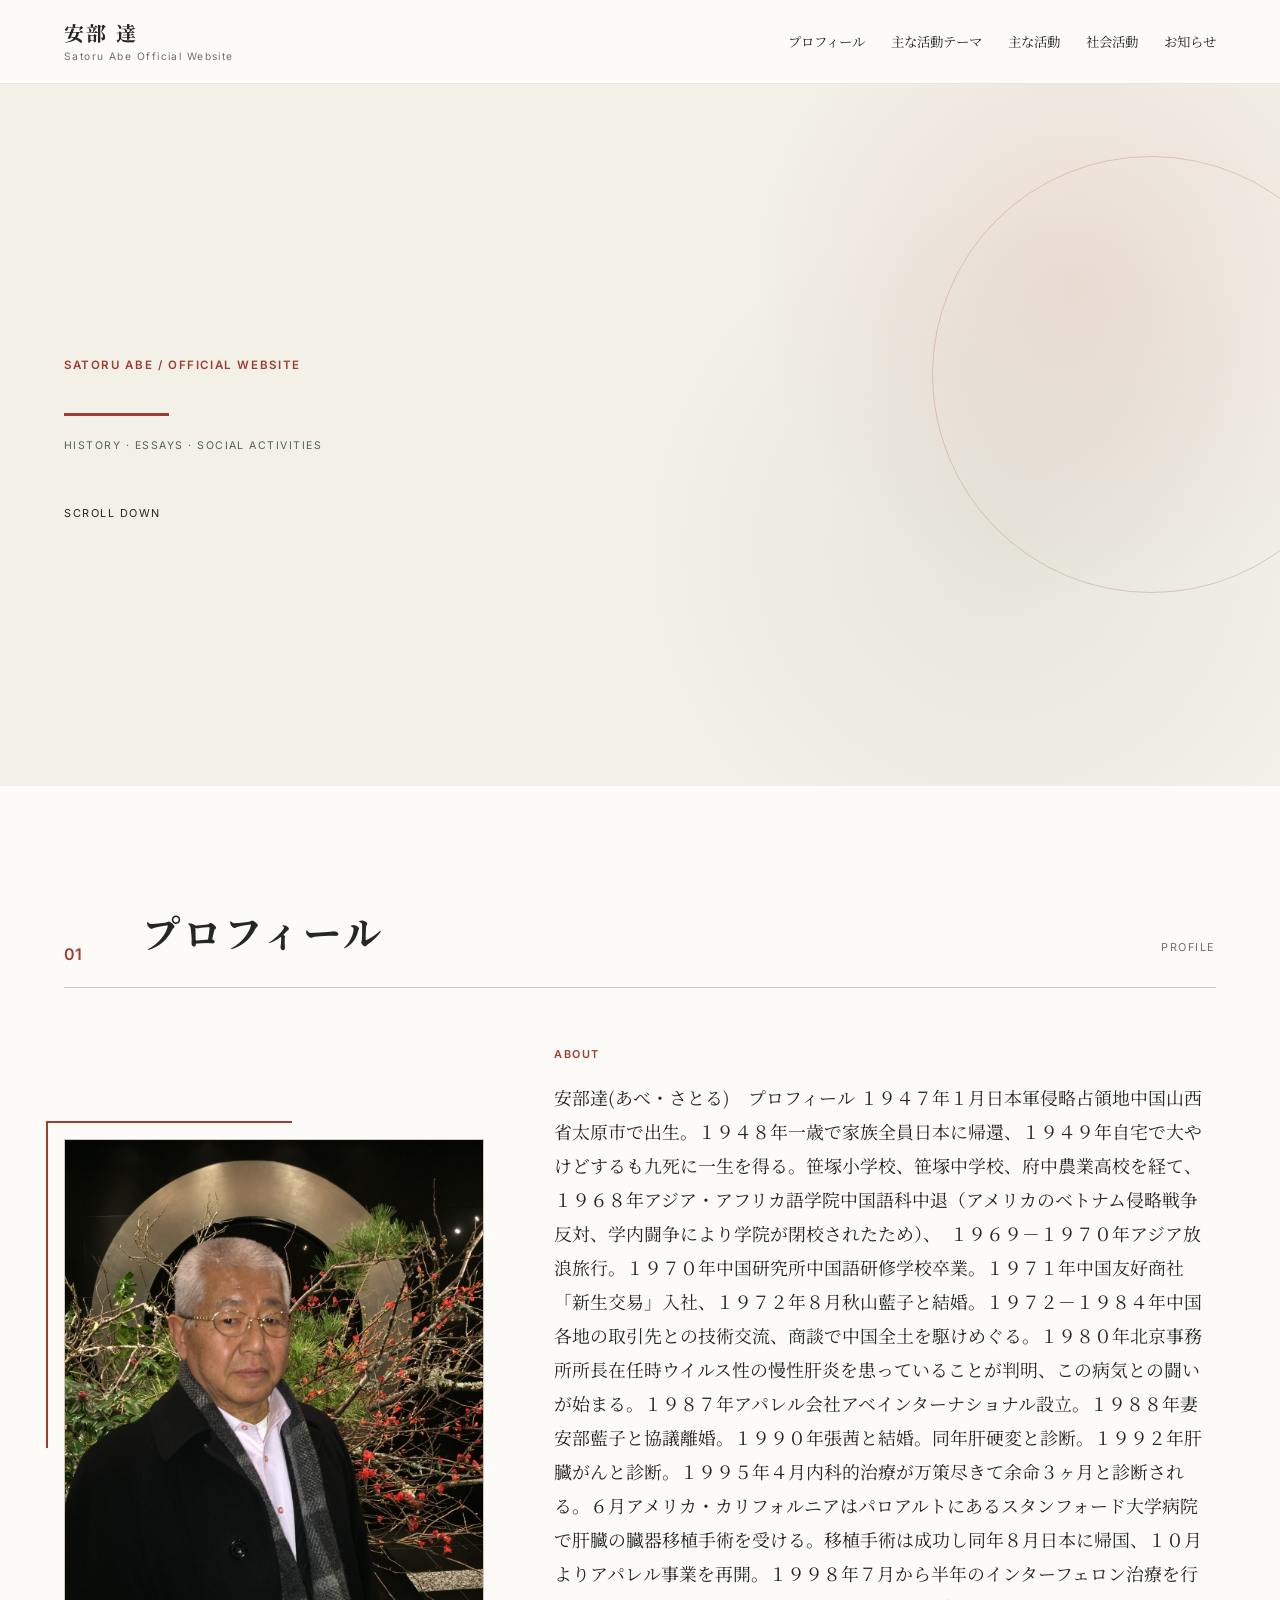
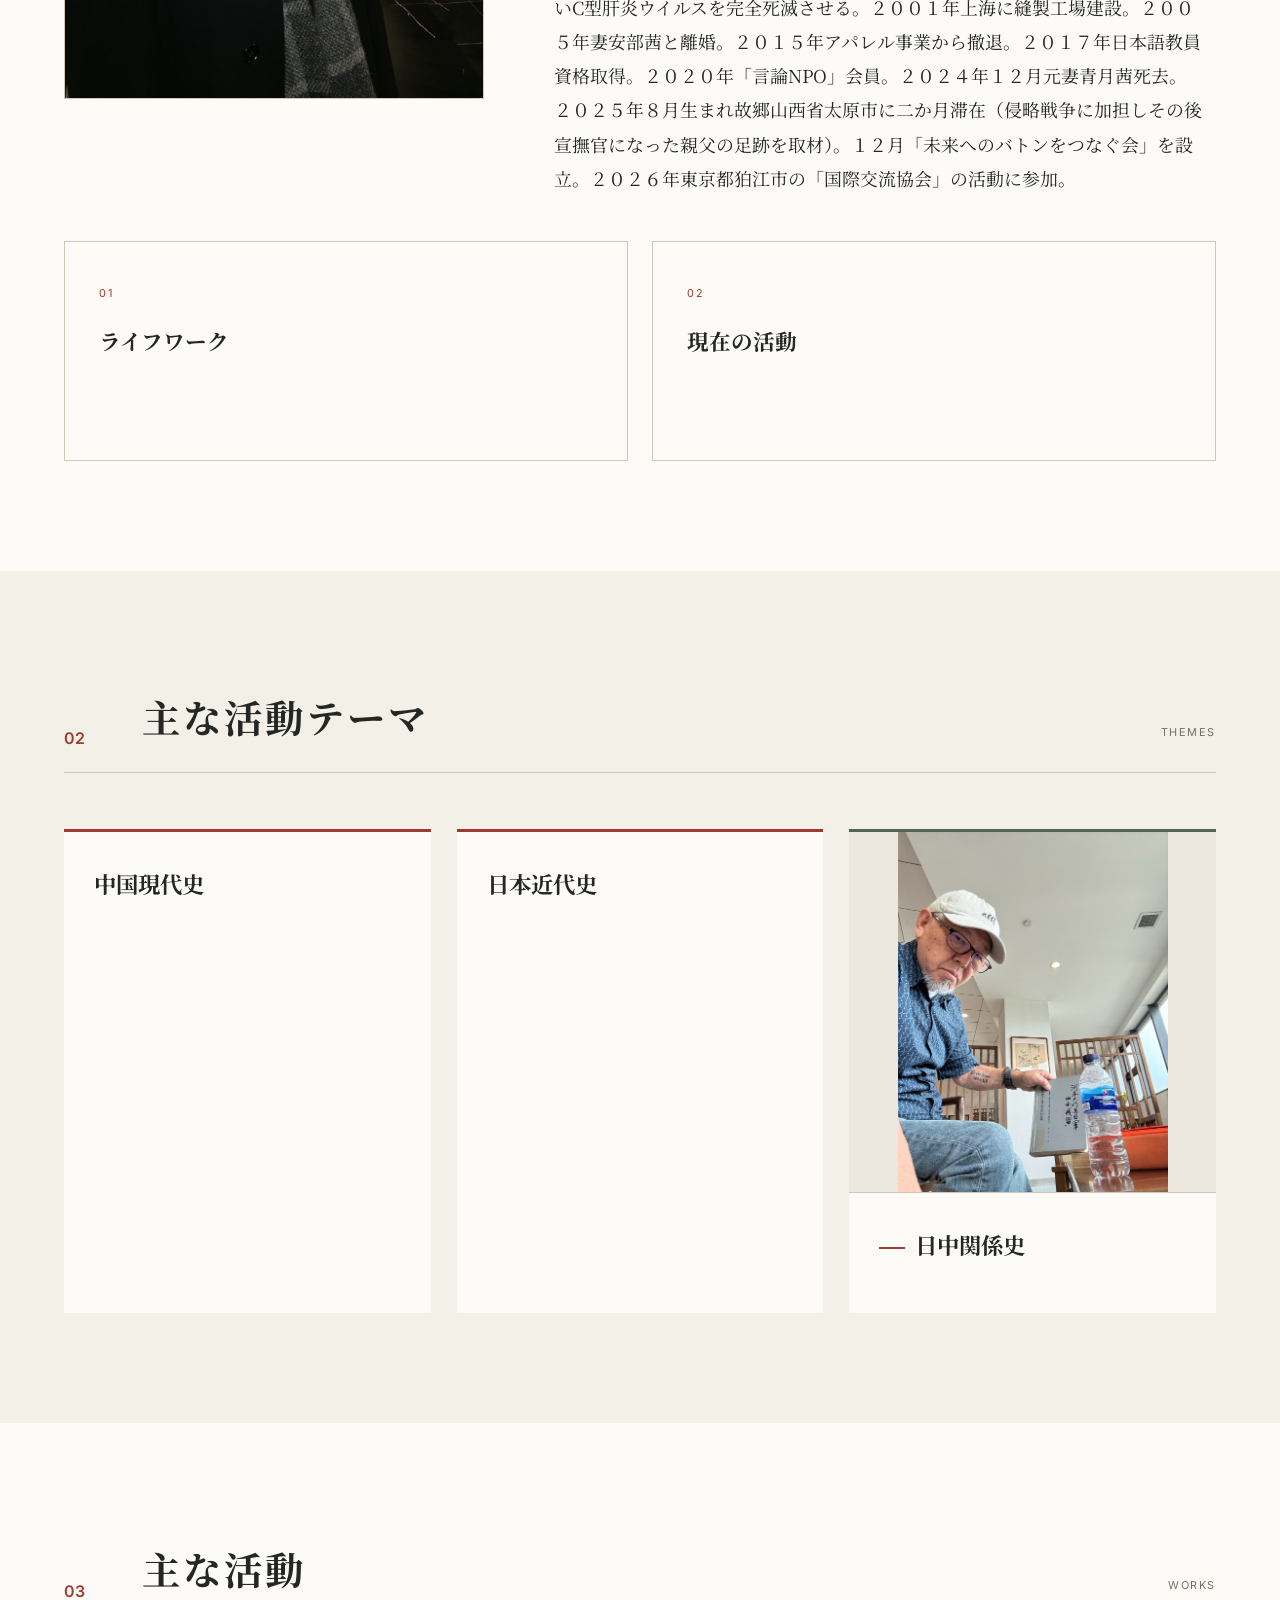
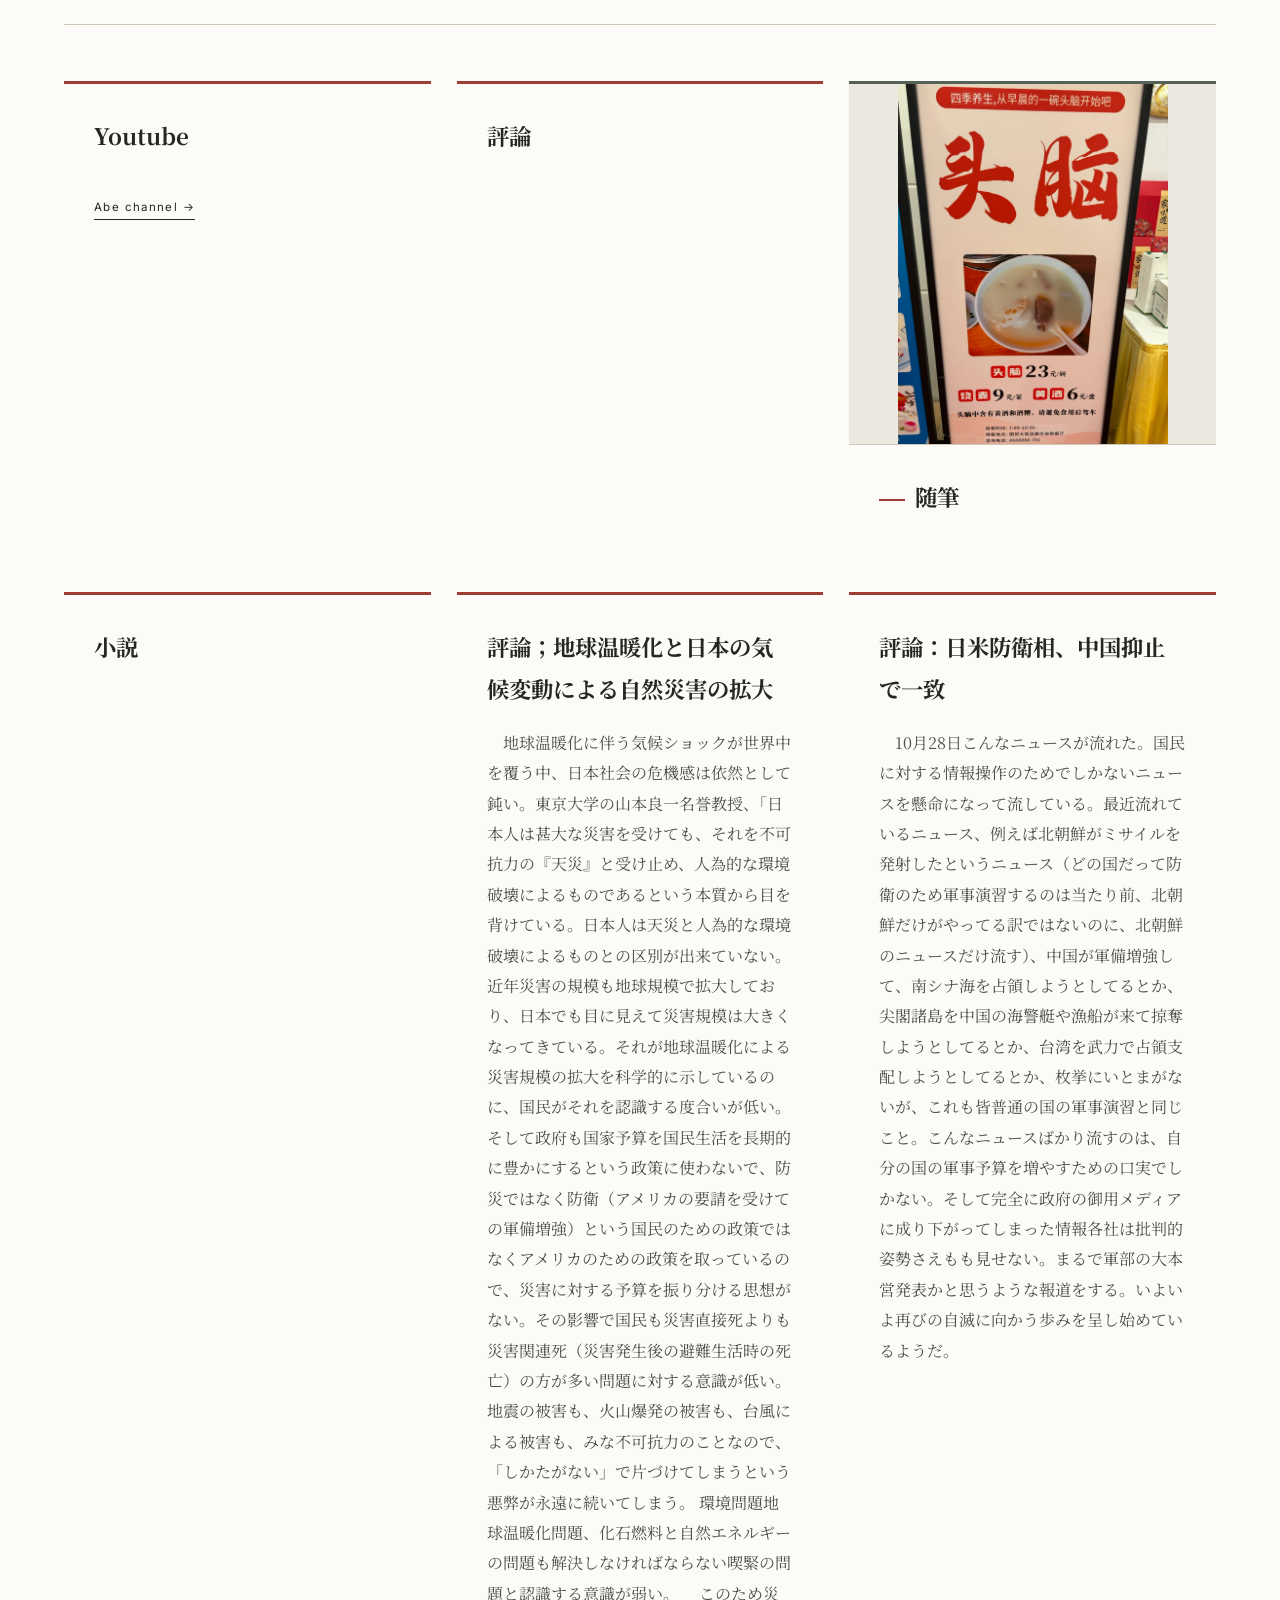
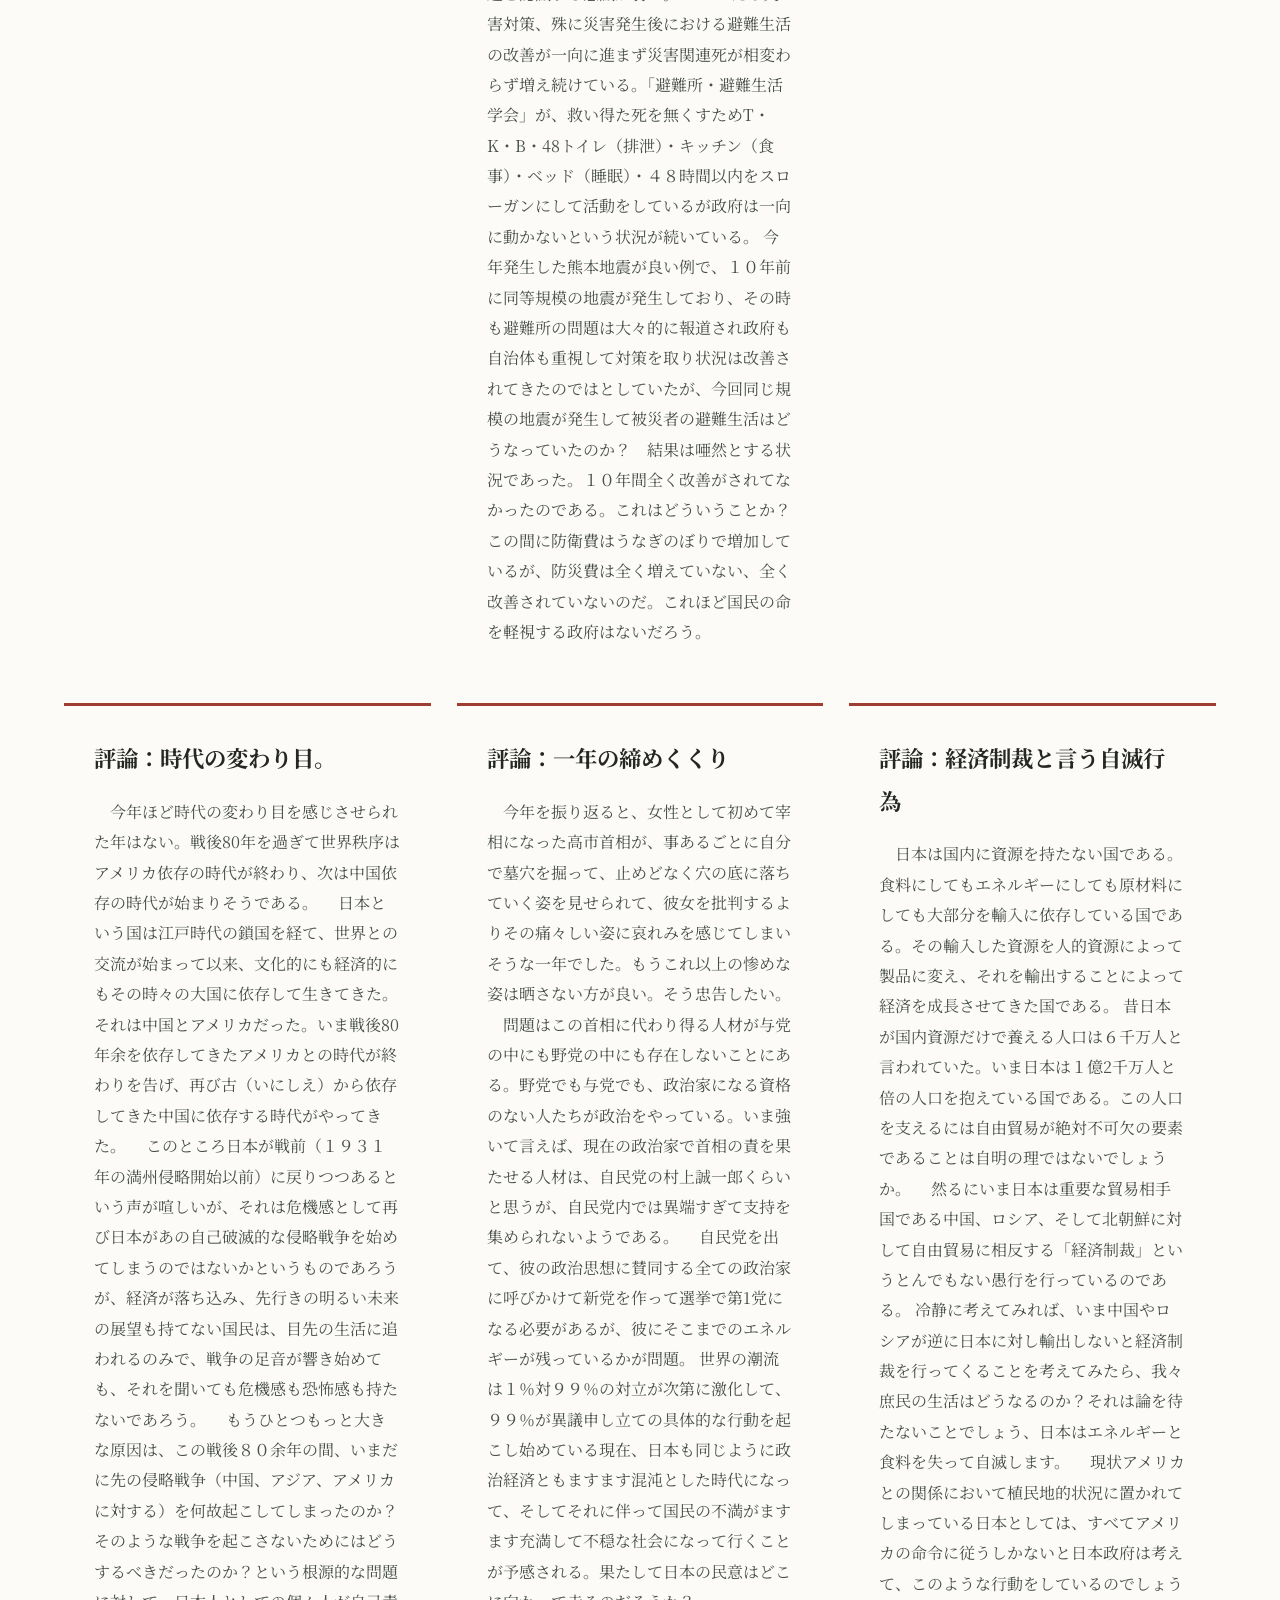
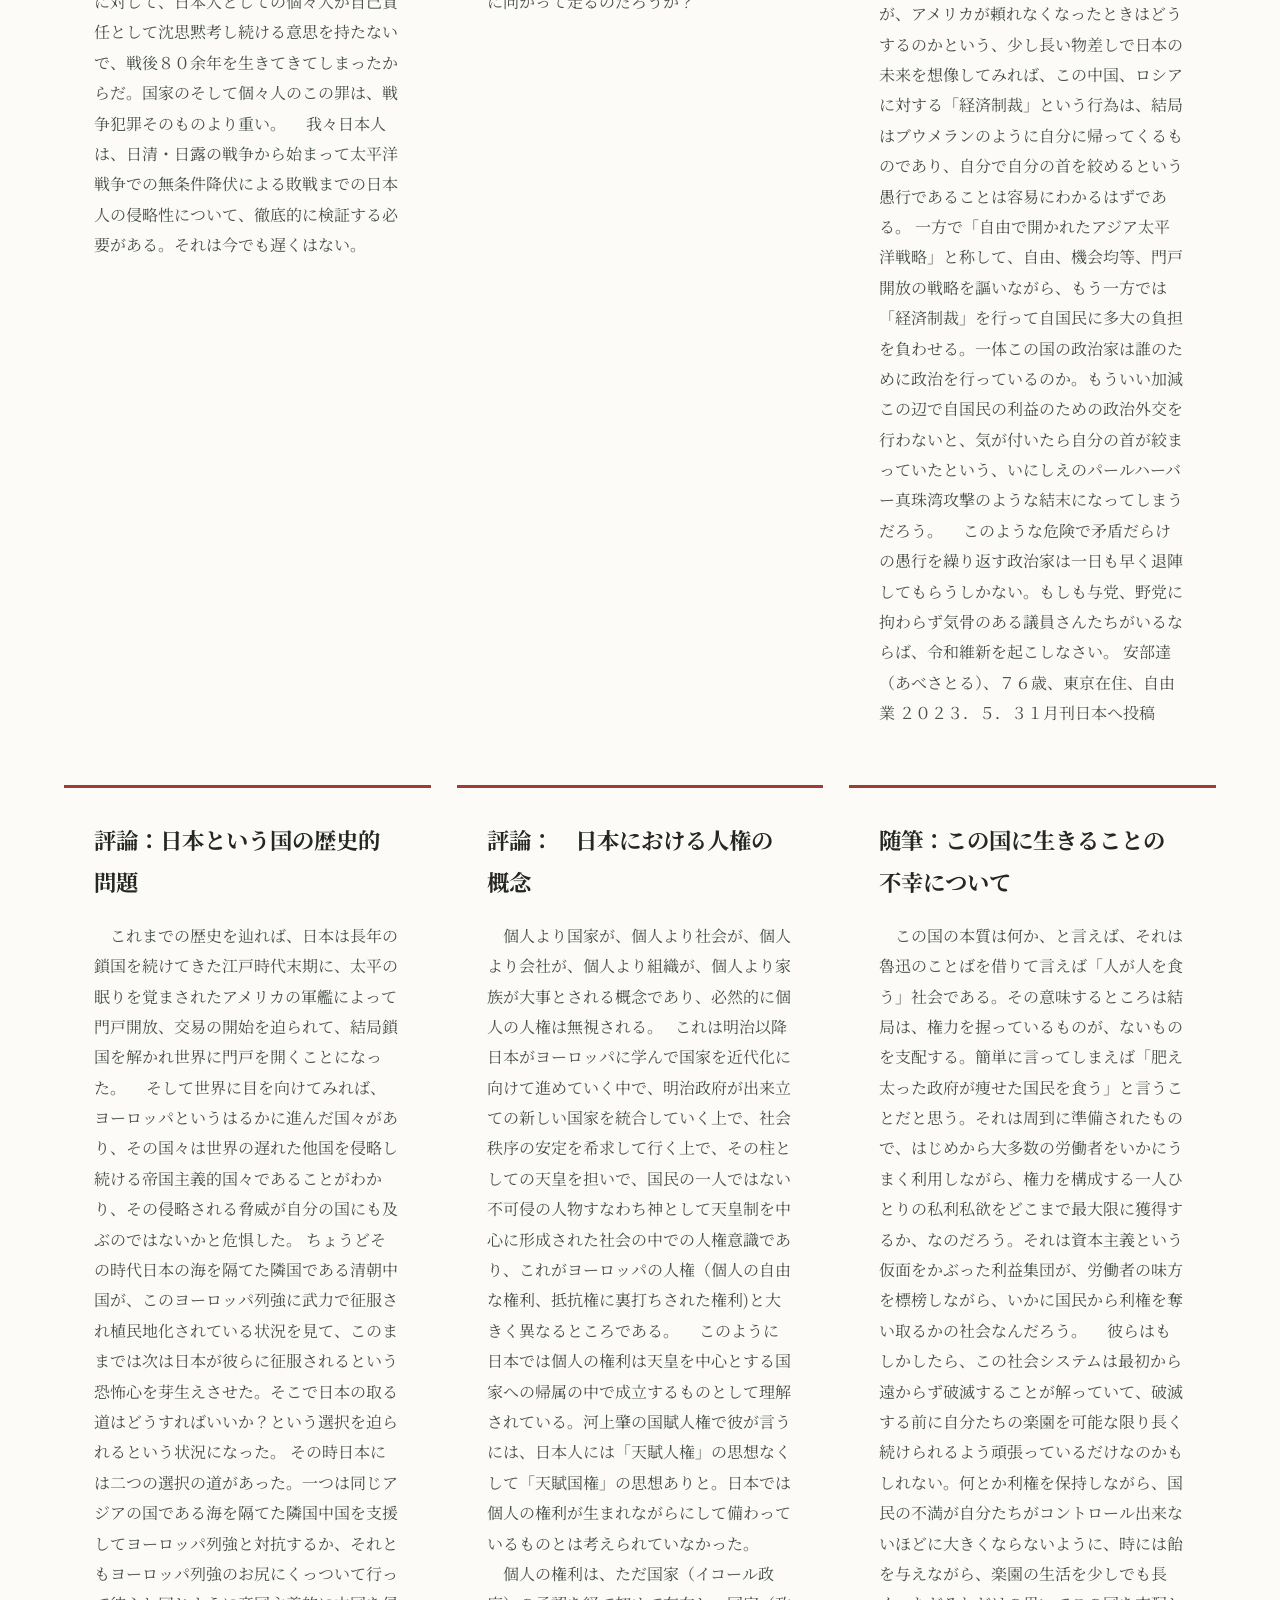
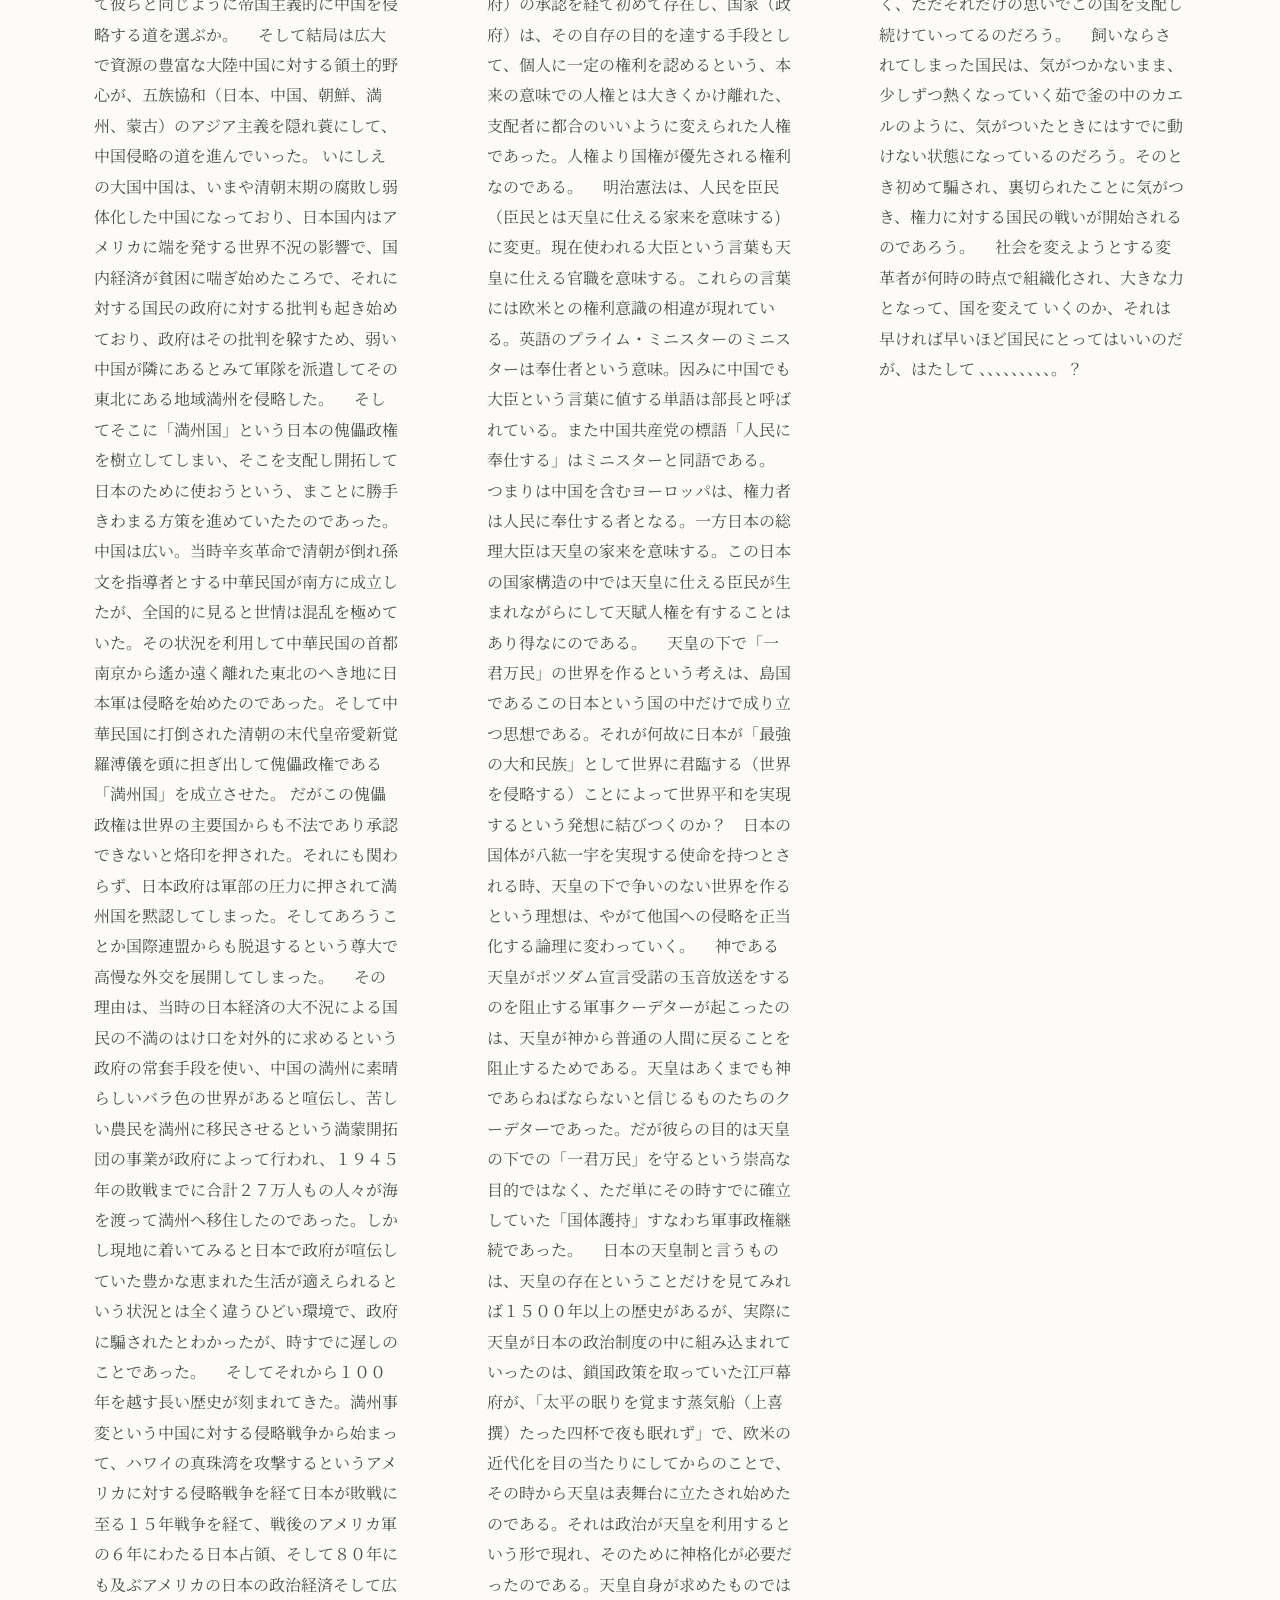
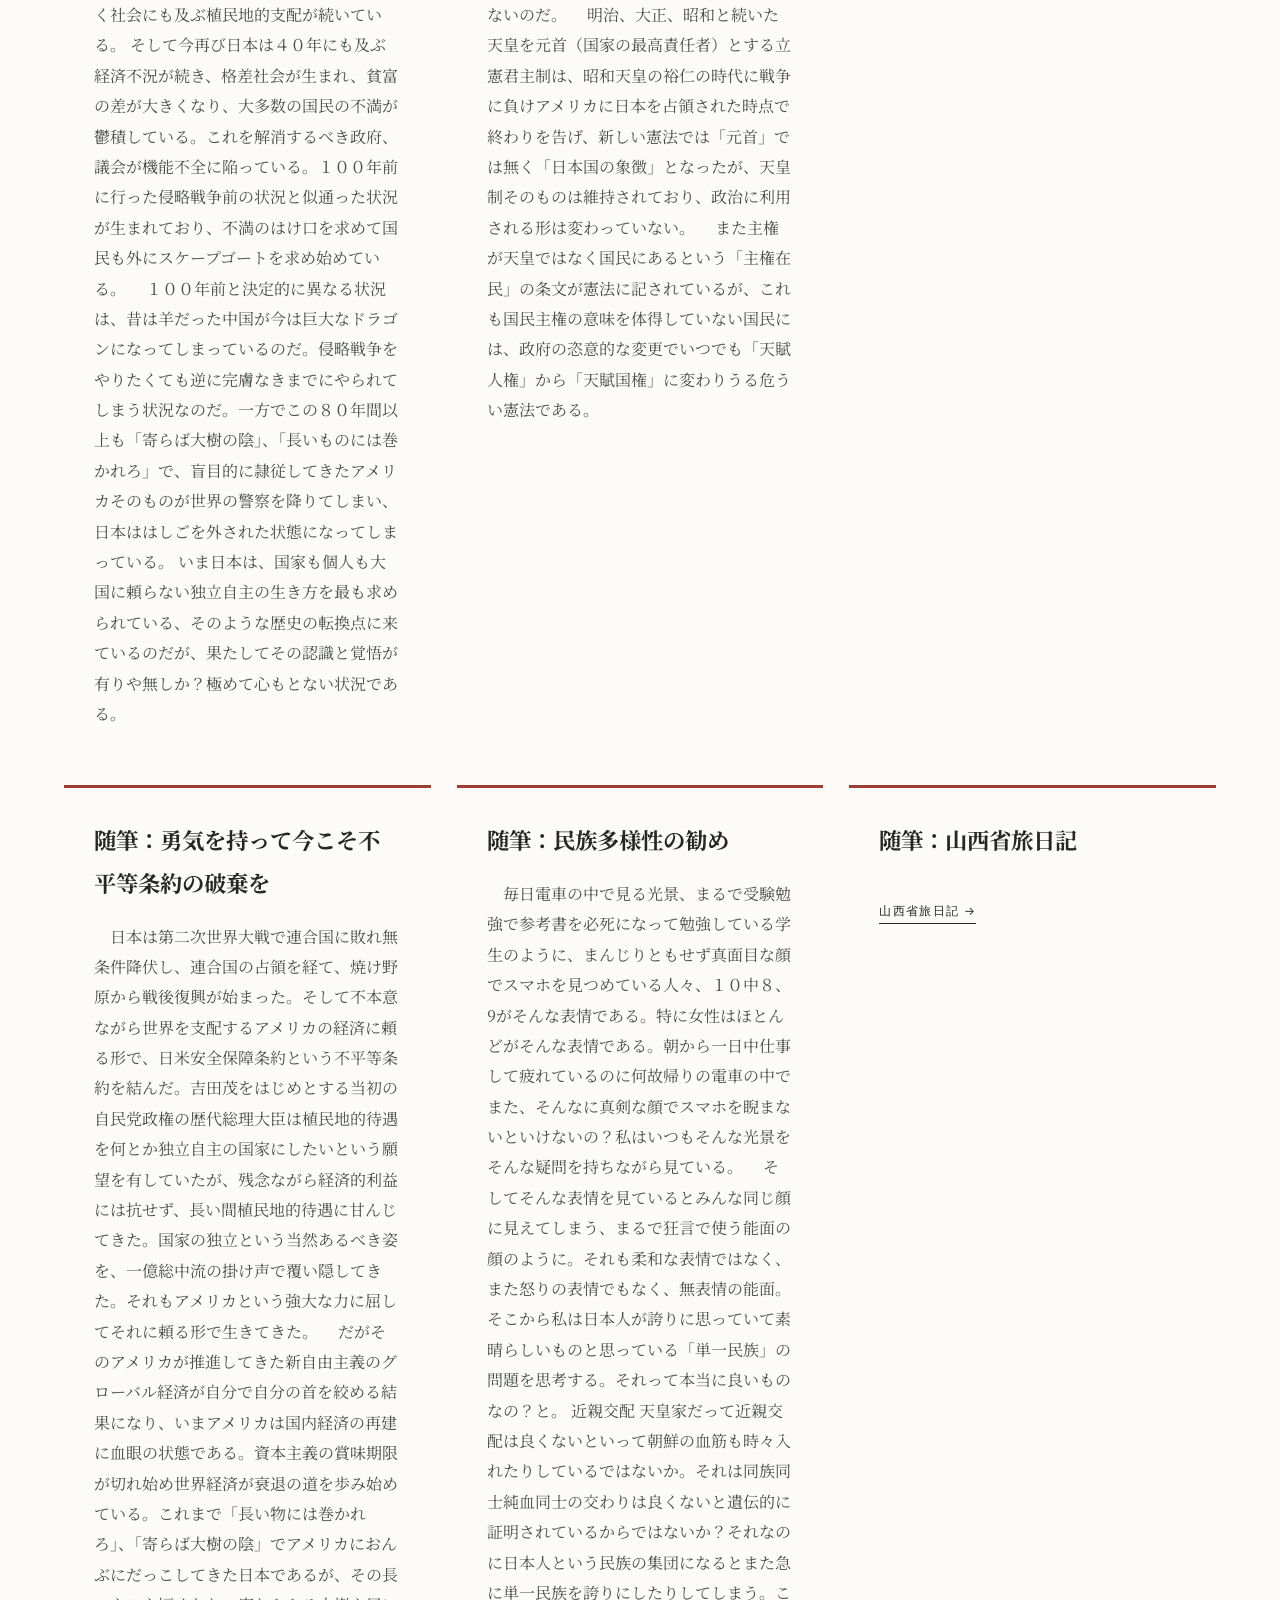
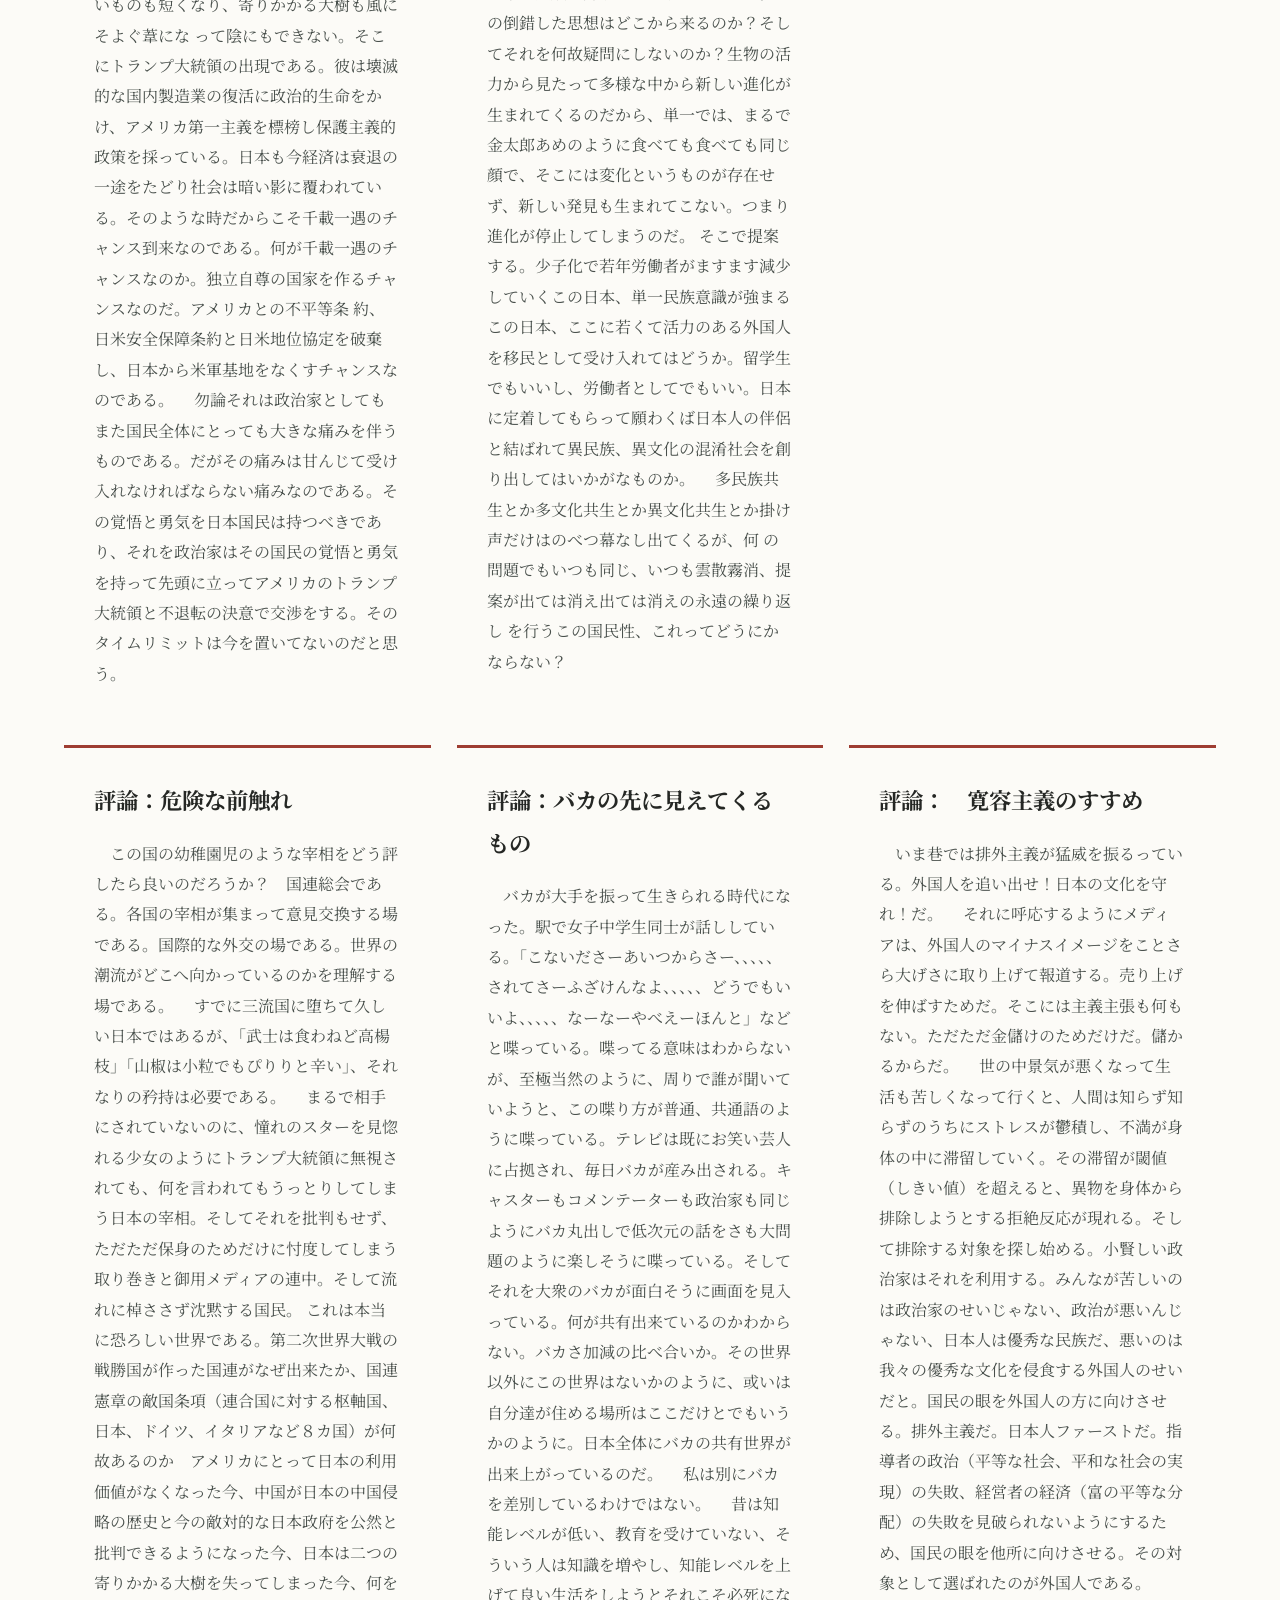
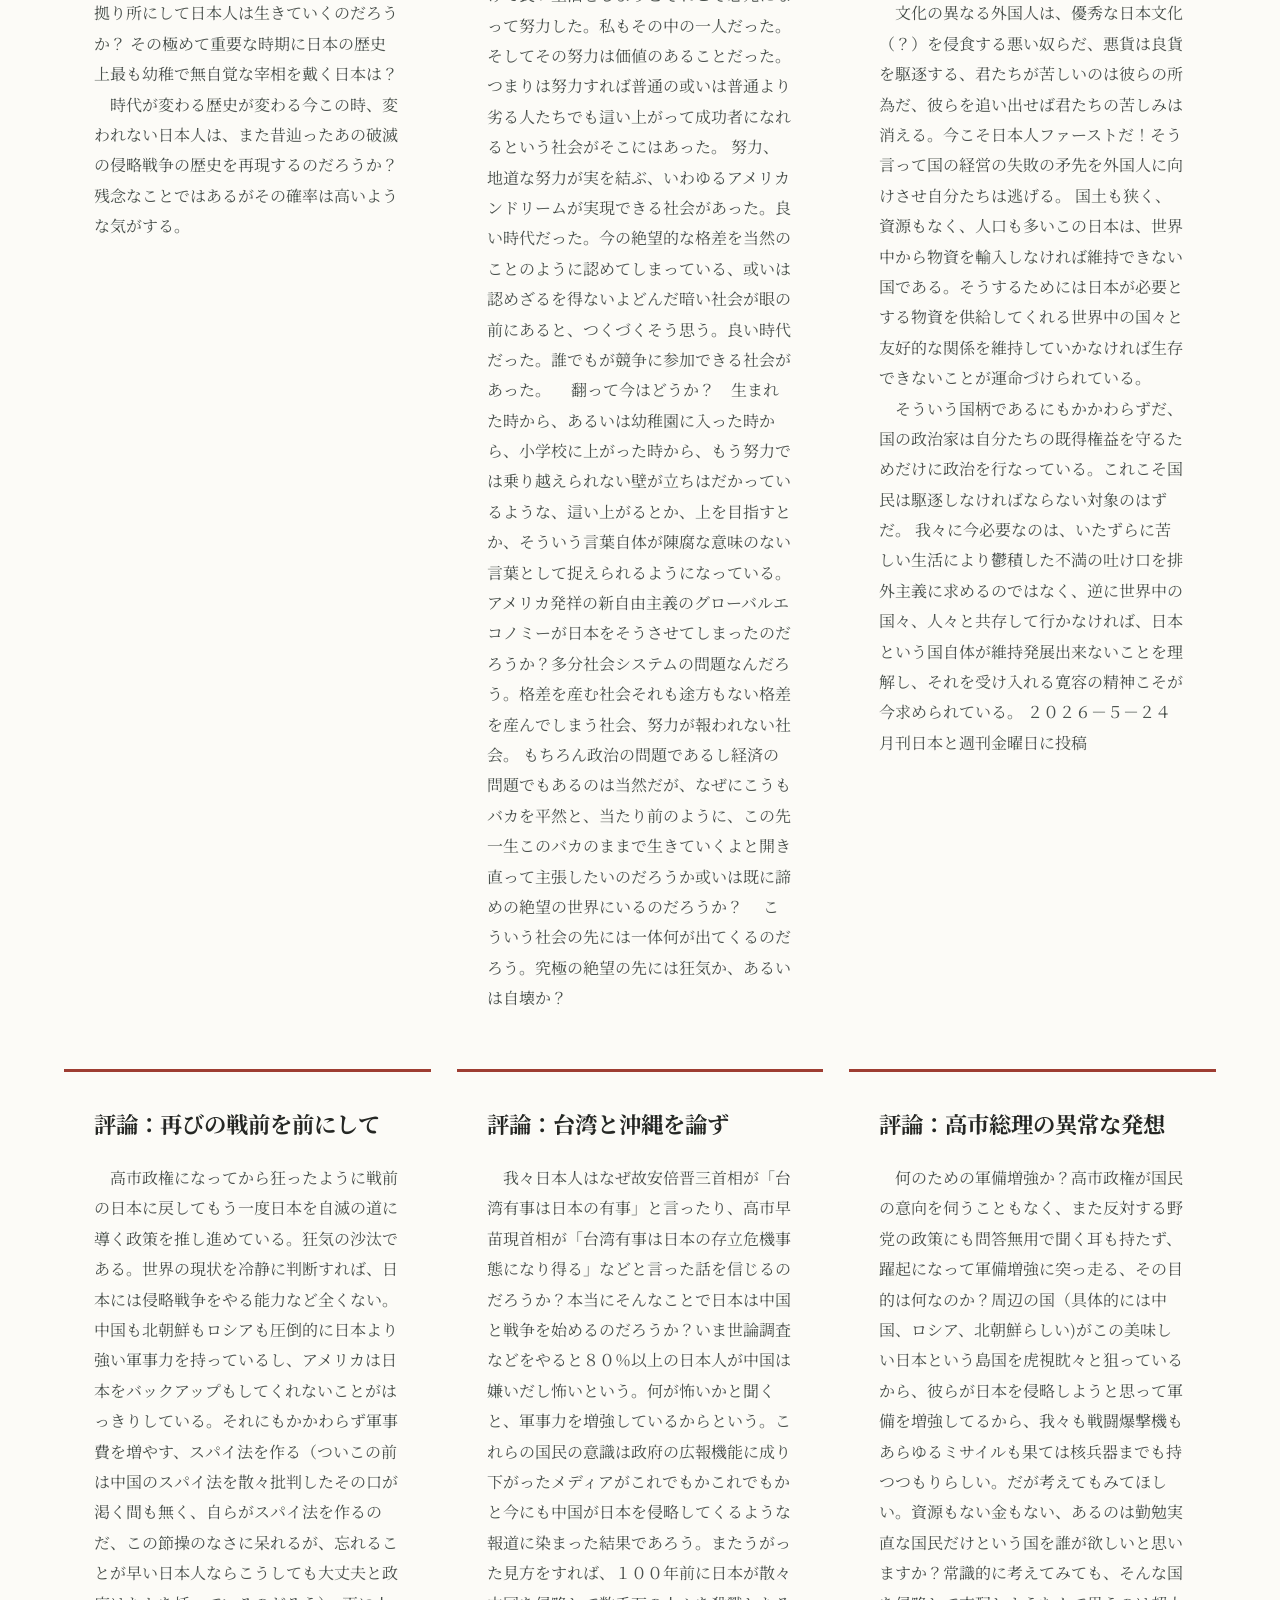
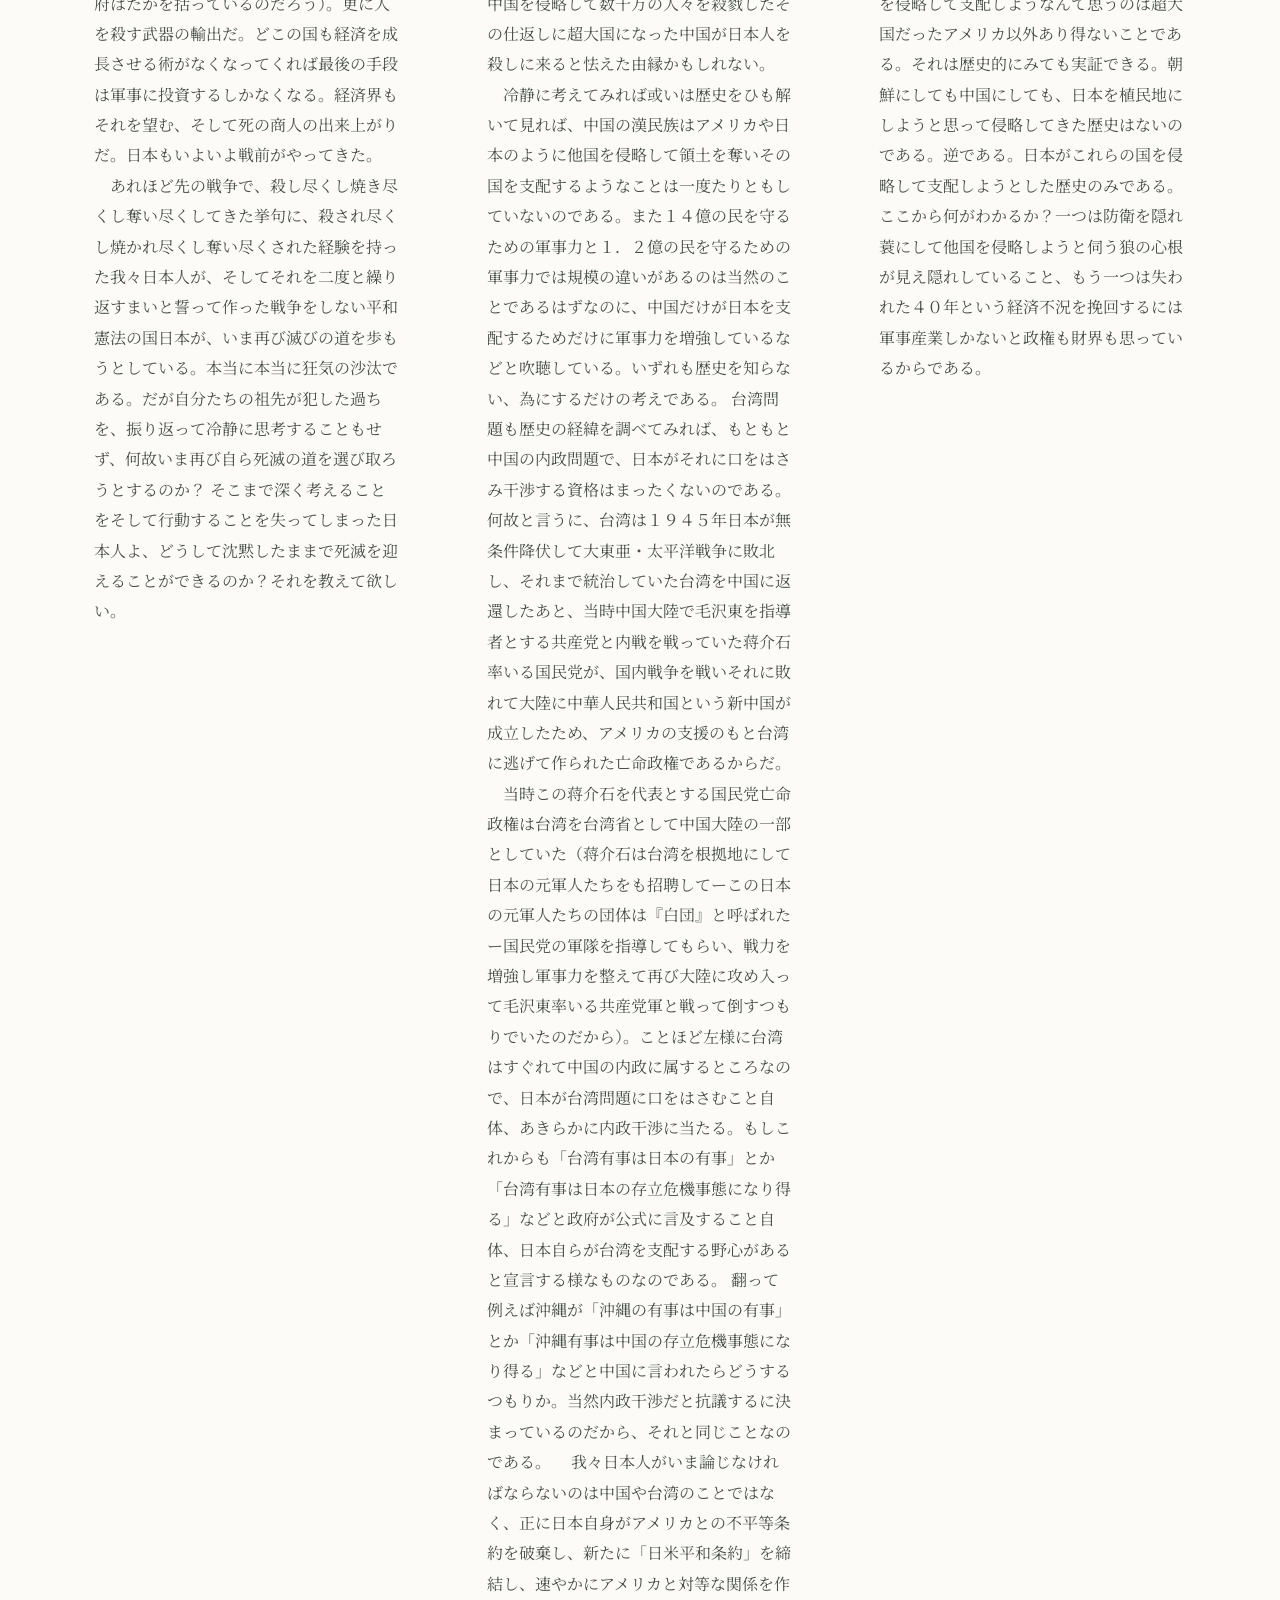
<file: index.html>
<!doctype html>
<html lang="ja">
<head>
  <meta charset="utf-8">
  <meta name="viewport" content="width=device-width, initial-scale=1">
  <meta name="description" content="安部達 公式ウェブサイト">
  <title>安部 達 | Official Website</title>
  <meta name="google-site-verification" content="uGGtk0O5Z8IBTciTofp4KTdJHg_cePmDdaCiikXEZEo" />
  <link rel="preconnect" href="https://fonts.googleapis.com">
  <link rel="preconnect" href="https://fonts.gstatic.com" crossorigin>
  <link href="https://fonts.googleapis.com/css2?family=Noto+Serif+JP:wght@400;600;700&family=Inter:wght@400;500;600&display=swap" rel="stylesheet">
  <link rel="stylesheet" href="./styles.css">
</head>
<body>
  <header class="site-header">
    <a class="brand" href="#top">
      <span class="brand-ja" id="site-title">安部 達</span>
      <span class="brand-en" id="site-subtitle">Satoru Abe Official Website</span>
    </a>
    <button class="menu-btn" type="button" aria-label="メニューを開く">MENU</button>
    <nav class="nav" aria-label="メインナビゲーション">
      <a href="#profile">プロフィール</a>
      <a href="#themes">主な活動テーマ</a>
      <a href="#works">主な活動</a>
      <a href="#social">社会活動</a>
      <a href="#news">お知らせ</a>
    </nav>
  </header>

  <main id="top">
    <section class="hero">
      <div class="hero-inner">
        <p class="eyebrow">SATORU ABE / OFFICIAL WEBSITE</p>
        <div class="hero-line"></div>
        <p class="hero-note">HISTORY · ESSAYS · SOCIAL ACTIVITIES</p>
        <a class="scroll-link" href="#profile">SCROLL DOWN</a>
      </div>
    </section>

    <section class="section" id="profile">
      <div class="section-heading">
        <p class="section-no">01</p>
        <h2>プロフィール</h2>
        <p class="section-en">PROFILE</p>
      </div>
      <div class="profile-feature">
        <figure class="profile-photo-wrap">
          <img src="./images/profile.jpg" alt="安部達 プロフィール写真" class="profile-photo">
        </figure>
        <div class="profile-copy">
          <p class="mini-label">ABOUT</p>
          <p class="lead-text" id="profile-intro"></p>
        </div>
      </div>
      <div class="profile-layout">
        <div class="profile-cards">
          <article class="card">
            <span class="card-index">01</span>
            <h3>ライフワーク</h3>
            <p id="profile-lifework"></p>
          </article>
          <article class="card">
            <span class="card-index">02</span>
            <h3>現在の活動</h3>
            <p id="profile-current"></p>
          </article>
        </div>
      </div>
    </section>

    <section class="section alt" id="themes">
      <div class="section-heading">
        <p class="section-no">02</p>
        <h2>主な活動テーマ</h2>
        <p class="section-en">THEMES</p>
      </div>
      <div class="grid three" id="themes-grid"></div>
    </section>

    <section class="section" id="works">
      <div class="section-heading">
        <p class="section-no">03</p>
        <h2>主な活動</h2>
        <p class="section-en">WORKS</p>
      </div>
      <div class="grid three" id="works-grid"></div>
    </section>

    <section class="section alt" id="social">
      <div class="section-heading">
        <p class="section-no">04</p>
        <h2>社会活動</h2>
        <p class="section-en">SOCIAL ACTIVITIES</p>
      </div>
      <div class="grid two" id="social-grid"></div>
    </section>

    <section class="section" id="news">
      <div class="section-heading">
        <p class="section-no">05</p>
        <h2>お知らせ</h2>
        <p class="section-en">NEWS</p>
      </div>
      <div class="news-list" id="news-list"></div>
    </section>
  </main>

  <footer class="footer">
    <a href="#top" class="to-top">↑ PAGE TOP</a>
    <p id="footer-text">© Satoru Abe</p>
  </footer>

  <script src="./script.js"></script>
</body>
</html>
</file>
<file: styles.css>
:root{
  --ink:#252724;
  --paper:#F3F0E8;
  --white:#FCFBF7;
  --accent:#9E3D32;
  --sub:#536357;
  --line:#CFC8B9;
  --muted:#746F66;
}
*{box-sizing:border-box}
html{scroll-behavior:smooth}
body{
  margin:0;
  color:var(--ink);
  background:var(--white);
  font-family:"Noto Serif JP",serif;
  line-height:1.9;
}
a{color:inherit;text-decoration:none}
img{display:block;max-width:100%}
.site-header{
  position:sticky;top:0;z-index:20;
  display:flex;align-items:center;justify-content:space-between;
  min-height:84px;padding:14px 5vw;
  background:rgba(252,251,247,.95);
  border-bottom:1px solid rgba(37,39,36,.10);
  backdrop-filter:blur(12px);
}
.brand{display:flex;flex-direction:column;line-height:1.2}
.brand-ja{font-size:1.25rem;font-weight:700;letter-spacing:.12em}
.brand-en,.section-en,.eyebrow,.scroll-link,.card-index,.mini-label,.hero-note{
  font-family:Inter,sans-serif;letter-spacing:.14em;
}
.brand-en{font-size:.64rem;margin-top:5px;color:var(--muted)}
.nav{display:flex;gap:26px;font-size:.84rem}
.nav a{position:relative}
.nav a:after{
  content:"";position:absolute;left:0;bottom:-5px;width:0;height:1px;
  background:var(--accent);transition:.25s
}
.nav a:hover:after{width:100%}
.menu-btn{display:none;border:0;background:none;font-family:Inter,sans-serif}

.hero{
  min-height:78vh;display:flex;align-items:center;overflow:hidden;
  background:
    radial-gradient(circle at 84% 28%, rgba(158,61,50,.11), transparent 27%),
    radial-gradient(circle at 78% 66%, rgba(83,99,87,.08), transparent 32%),
    var(--paper);
  position:relative;
}
.hero:after{
  content:"";
  position:absolute;right:-7vw;top:8vh;
  width:34vw;height:34vw;min-width:280px;min-height:280px;
  border:1px solid rgba(158,61,50,.22);border-radius:50%;
}
.hero-inner{width:min(1180px,90vw);margin:auto;position:relative;z-index:1}
.eyebrow{font-size:.72rem;color:var(--accent);font-weight:600}
.hero h1{
  font-size:clamp(2.7rem,6.5vw,6rem);
  line-height:1.35;font-weight:600;letter-spacing:.05em;
  margin:32px 0;color:var(--ink)
}
.hero-line{width:105px;height:3px;background:var(--accent);margin:36px 0 20px}
.hero-note{font-size:.66rem;color:var(--sub);margin-bottom:40px}
.scroll-link{font-size:.68rem}

.section{padding:110px 5vw}
.section.alt{background:var(--paper)}
.section-heading{
  width:min(1180px,90vw);margin:0 auto 56px;
  display:grid;grid-template-columns:60px 1fr auto;align-items:end;gap:18px;
  border-bottom:1px solid var(--line);padding-bottom:18px
}
.section-no{margin:0;color:var(--accent);font-family:Inter,sans-serif;font-weight:600}
.section-heading h2{font-size:clamp(1.8rem,3vw,2.6rem);margin:0;letter-spacing:.08em}
.section-en{font-size:.68rem;color:var(--muted)}

.profile-feature{
  width:min(1180px,90vw);margin:0 auto 46px;
  display:grid;grid-template-columns:minmax(280px,420px) 1fr;gap:70px;align-items:center
}
.profile-photo-wrap{margin:0;position:relative}
.profile-photo-wrap:before{
  content:"";position:absolute;left:-18px;top:-18px;width:58%;height:58%;
  border-top:2px solid var(--accent);border-left:2px solid var(--accent)
}
.profile-photo{
  width:100%;aspect-ratio:3/4;object-fit:cover;object-position:center 28%;
  border:1px solid var(--line);
}
.profile-copy{max-width:650px}
.mini-label{font-size:.68rem;color:var(--accent);font-weight:600;margin:0 0 15px}
.lead-text{font-size:1.12rem;margin:0}
.profile-layout,.grid,.news-list{width:min(1180px,90vw);margin:auto}
.profile-cards{display:grid;grid-template-columns:1fr 1fr;gap:24px}
.card{
  background:var(--white);border:1px solid var(--line);
  padding:34px;min-height:220px
}
.alt .card{background:rgba(252,251,247,.7)}
.card-index{font-size:.68rem;color:var(--accent)}
.card h3{font-size:1.35rem;margin:14px 0}
.card p{color:#44463f;margin:0}

.grid{display:grid;gap:26px}
.grid.three{grid-template-columns:repeat(3,1fr)}
.grid.two{grid-template-columns:repeat(2,1fr)}
.text-card{
  border-top:3px solid var(--accent);
  background:var(--white);min-height:230px;overflow:hidden;
  display:flex;flex-direction:column
}
.text-card-image-wrap{
  background:#e8e3da;
  overflow:hidden;
  border-bottom:1px solid var(--line)
}
.text-card-image{
  width:100%;
  height:auto;
  object-fit:contain;
  background:#ede8df;
}
.text-card-image.portrait{
  height:360px;
  object-fit:contain;
  background:#ede8df;
}
.text-card-body{padding:30px;display:flex;flex-direction:column;flex:1}
.text-card h3{font-size:1.4rem;margin:0 0 18px}
.text-card p{margin:0;color:#49504c}
.text-card a{
  display:inline-block;margin-top:22px;
  font-family:Inter,sans-serif;font-size:.72rem;letter-spacing:.12em;
  border-bottom:1px solid var(--ink);align-self:flex-start
}
.text-card.has-image{border-top-color:var(--sub)}
.text-card.has-image h3:before{
  content:"";display:inline-block;width:26px;height:2px;background:var(--accent);
  vertical-align:middle;margin-right:10px
}

.news-item{
  display:grid;grid-template-columns:140px 1fr;
  gap:22px;padding:25px 0;border-bottom:1px solid var(--line)
}
.news-date{font-family:Inter,sans-serif;color:var(--accent);font-size:.78rem}
.news-title{font-weight:700;margin-bottom:8px}
.news-text{color:#525854}
.footer{
  padding:50px 5vw;background:var(--ink);color:var(--white);
  display:flex;justify-content:space-between;align-items:center;
  font-family:Inter,sans-serif;font-size:.72rem;letter-spacing:.08em
}
.to-top{border-bottom:1px solid rgba(255,255,255,.5)}

@media (max-width:860px){
  .nav{
    display:none;position:absolute;top:84px;left:0;right:0;
    flex-direction:column;padding:28px 5vw;background:var(--white);
    border-bottom:1px solid var(--line)
  }
  .nav.open{display:flex}
  .menu-btn{display:block}
  .section{padding:80px 5vw}
  .section-heading{grid-template-columns:44px 1fr}
  .section-en{grid-column:2}
  .profile-feature{grid-template-columns:1fr;gap:35px}
  .profile-photo-wrap{max-width:440px}
  .profile-cards,.grid.three,.grid.two{grid-template-columns:1fr}
  .news-item{grid-template-columns:1fr;gap:5px}
  .hero{min-height:68vh}
  .hero:after{right:-34vw;top:16vh}
}
</file>
